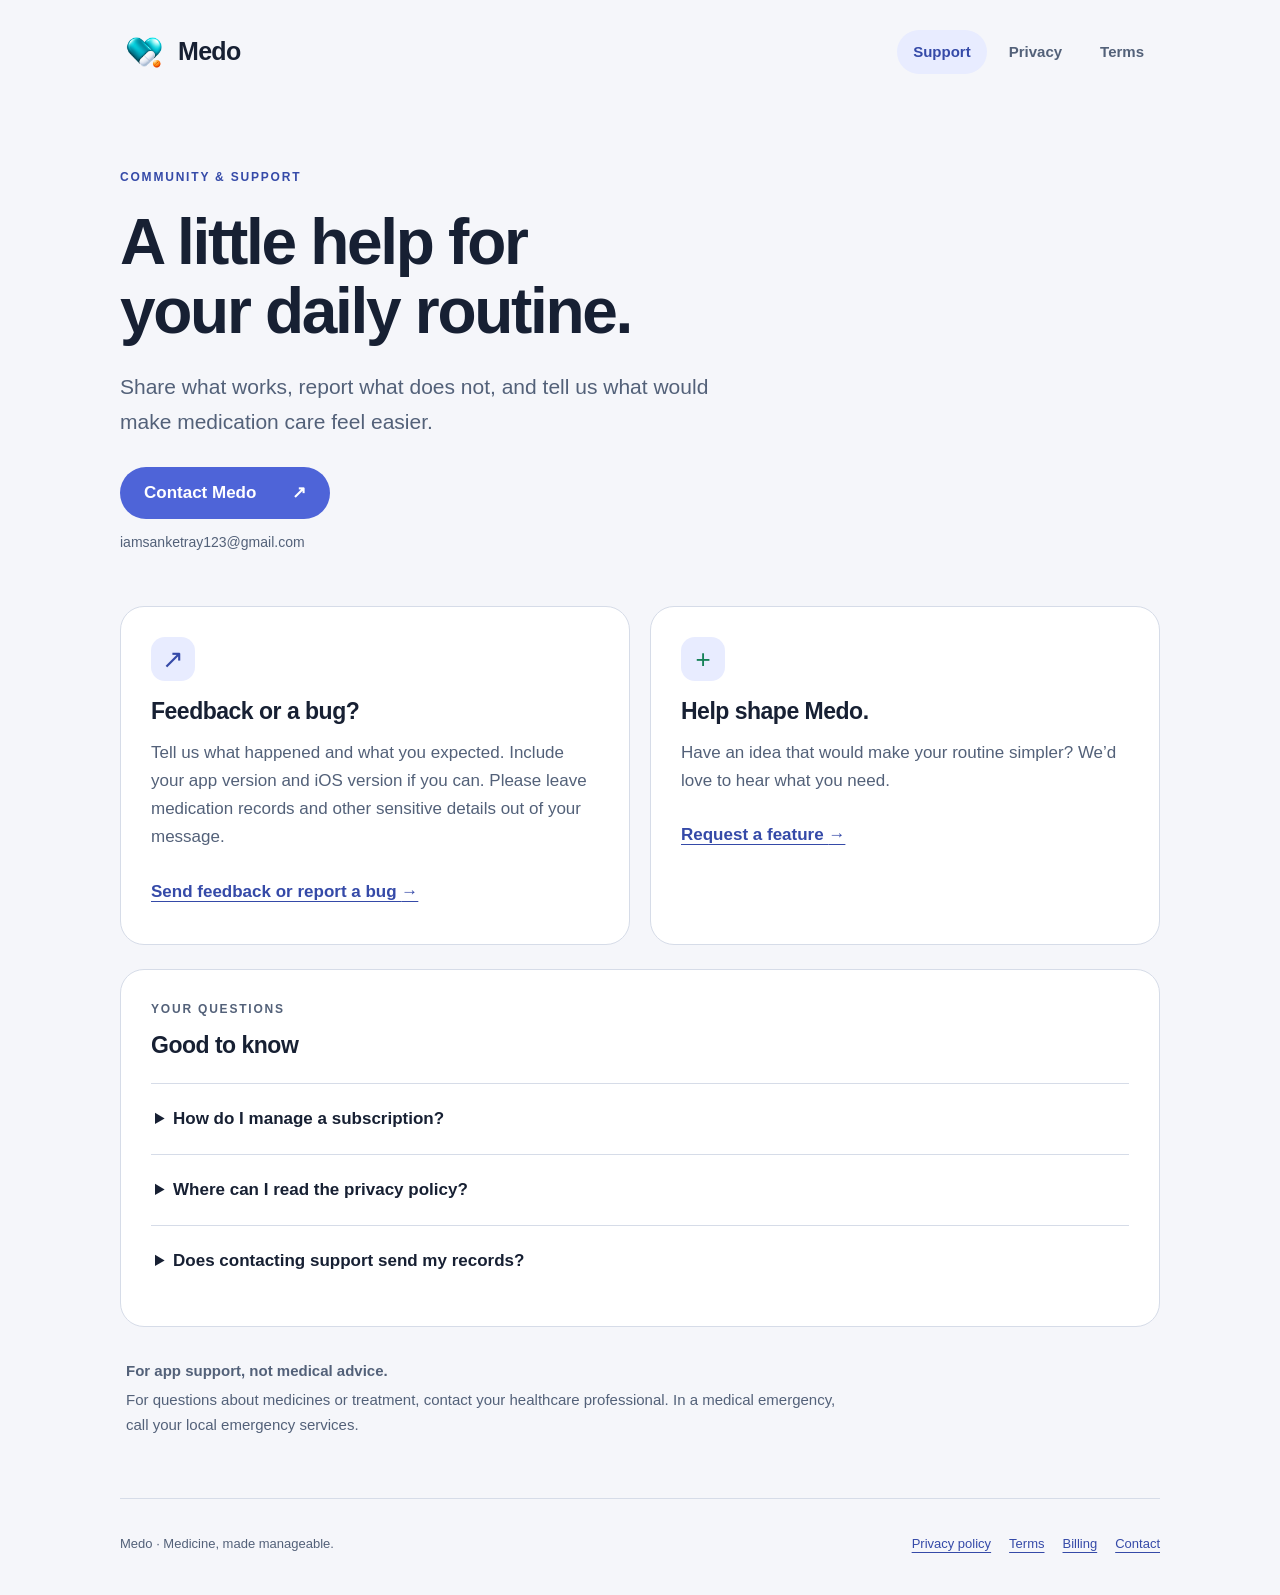
<file: index.html>
<!doctype html>
<html lang="en">
<head>
  <meta charset="utf-8"><meta name="viewport" content="width=device-width, initial-scale=1">
  <meta name="color-scheme" content="light dark">
  <title>Support · Medo</title>
  <meta name="description" content="Medo support, privacy policy and terms for your medication reminder app.">
  <link rel="stylesheet" href="./styles-aa55f02c4ba7.css">
</head>
<body>
  <a class="skip" href="#main">Skip to content</a>
  <header class="site-header wrap">
    <a class="brand" href="./" aria-label="Medo support home"><picture><source media="(prefers-color-scheme: dark)" srcset="./logo-dark.png"><img src="./logo-light.png" width="48" height="48" alt=""></picture><span>Medo</span></a>
    <nav aria-label="Main navigation"><a href="./" aria-current="page">Support</a><a href="./privacy/">Privacy</a><a href="./terms/">Terms</a></nav>
  </header>
  <main id="main" class="wrap"><section class="hero"><p class="eyebrow">COMMUNITY & SUPPORT</p><h1>A little help for<br>your daily routine.</h1><p class="intro">Share what works, report what does not, and tell us what would make medication care feel easier.</p><a class="primary" href="mailto:iamsanketray123@gmail.com?subject=Medo%20Support">Contact Medo <span aria-hidden="true">↗</span></a><p class="email">iamsanketray123@gmail.com</p></section>
<section class="cards" aria-label="Ways to get help">
  <article class="card"><span class="icon" aria-hidden="true">↗</span><h2>Feedback or a bug?</h2><p>Tell us what happened and what you expected. Include your app version and iOS version if you can. Please leave medication records and other sensitive details out of your message.</p><a href="mailto:iamsanketray123@gmail.com?subject=Medo%20Feedback">Send feedback or report a bug <span aria-hidden="true">→</span></a></article>
  <article class="card"><span class="icon mint" aria-hidden="true">+</span><h2>Help shape Medo.</h2><p>Have an idea that would make your routine simpler? We’d love to hear what you need.</p><a href="mailto:iamsanketray123@gmail.com?subject=Medo%20Feature%20Request">Request a feature <span aria-hidden="true">→</span></a></article>
</section>
<section class="card help"><p class="eyebrow">YOUR QUESTIONS</p><h2>Good to know</h2>
  <details><summary>How do I manage a subscription?</summary><p>You can manage or cancel your subscription in iPhone Settings → your Apple Account → Subscriptions. Deleting the app does not cancel a subscription. Refund requests are handled by Apple.</p></details>
  <details><summary>Where can I read the privacy policy?</summary><p>The policy is available <a href="privacy/">here</a> and inside the app. For a privacy inquiry, email <a href="mailto:iamsanketray123@gmail.com?subject=Medo%20Privacy">iamsanketray123@gmail.com</a>.</p></details>
  <details><summary>Does contacting support send my records?</summary><p>Support messages open in Mail and are sent only after you review them. Medo does not upload medication records with feedback.</p></details>
</section>
<aside class="notice"><strong>For app support, not medical advice.</strong><p>For questions about medicines or treatment, contact your healthcare professional. In a medical emergency, call your local emergency services.</p></aside>
</main>
  <footer class="wrap"><span>Medo · Medicine, made manageable.</span><div><a href="./privacy/">Privacy policy</a><a href="./terms/">Terms</a><a href="./billing/">Billing</a><a href="mailto:iamsanketray123@gmail.com">Contact</a></div></footer>
</body>
</html>
</file>
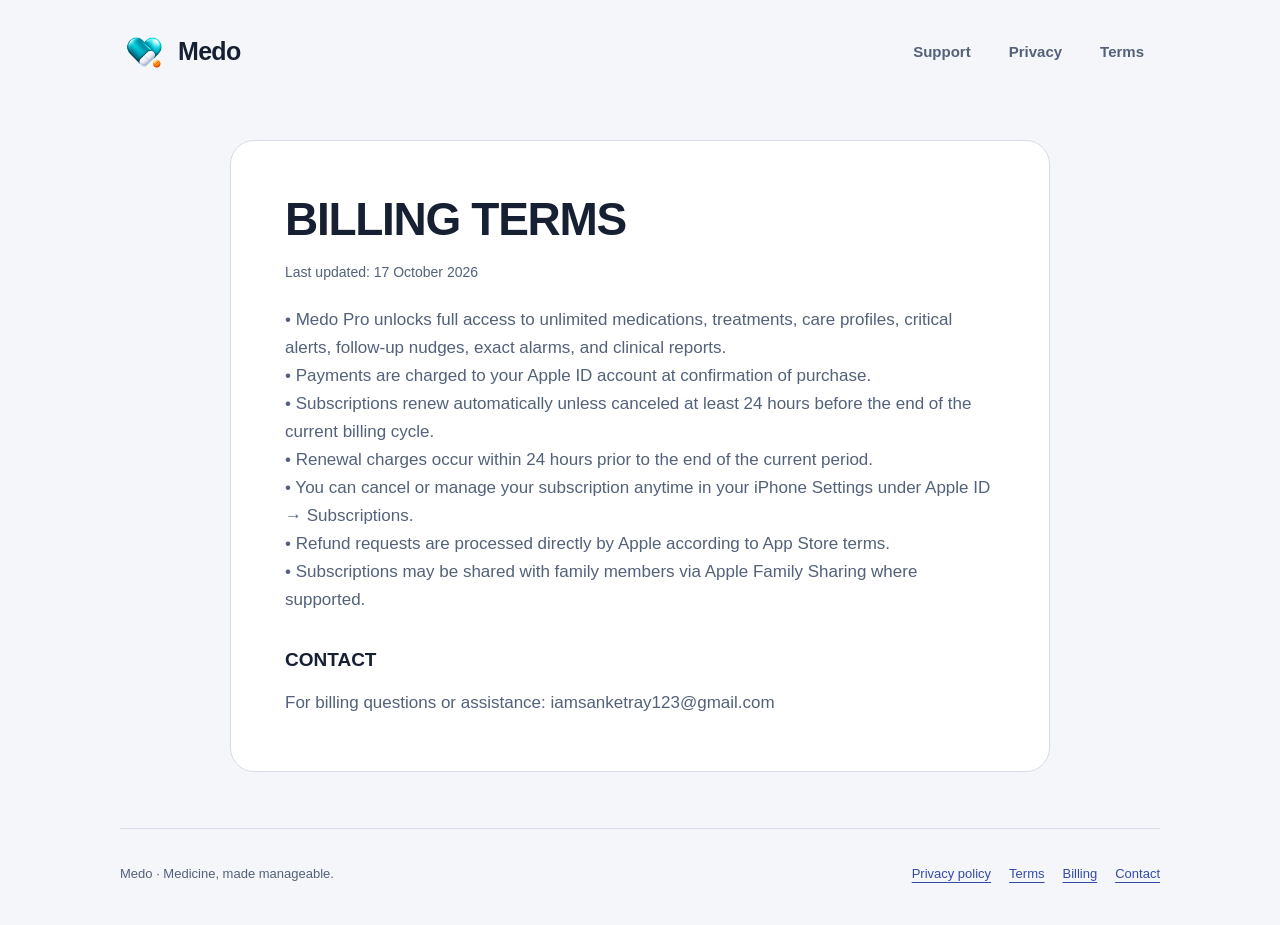
<file: billing/index.html>
<!doctype html>
<html lang="en">
<head>
  <meta charset="utf-8"><meta name="viewport" content="width=device-width, initial-scale=1">
  <meta name="color-scheme" content="light dark">
  <title>Billing terms · Medo</title>
  <meta name="description" content="Medo support, privacy policy and terms for your medication reminder app.">
  <link rel="stylesheet" href="../styles-aa55f02c4ba7.css">
</head>
<body>
  <a class="skip" href="#main">Skip to content</a>
  <header class="site-header wrap">
    <a class="brand" href="../" aria-label="Medo support home"><picture><source media="(prefers-color-scheme: dark)" srcset="../logo-dark.png"><img src="../logo-light.png" width="48" height="48" alt=""></picture><span>Medo</span></a>
    <nav aria-label="Main navigation"><a href="../">Support</a><a href="../privacy/">Privacy</a><a href="../terms/">Terms</a></nav>
  </header>
  <main id="main" class="wrap"><article class="legal card"><h1>BILLING TERMS</h1><p class="updated">Last updated: 17 October 2026</p>
<p>• Medo Pro unlocks full access to unlimited medications, treatments, care profiles, critical alerts, follow-up nudges, exact alarms, and clinical reports.<br>• Payments are charged to your Apple ID account at confirmation of purchase.<br>• Subscriptions renew automatically unless canceled at least 24 hours before the end of the current billing cycle.<br>• Renewal charges occur within 24 hours prior to the end of the current period.<br>• You can cancel or manage your subscription anytime in your iPhone Settings under Apple ID → Subscriptions.<br>• Refund requests are processed directly by Apple according to App Store terms.<br>• Subscriptions may be shared with family members via Apple Family Sharing where supported.</p>
<h2>CONTACT</h2><p>For billing questions or assistance: iamsanketray123@gmail.com</p></article></main>
  <footer class="wrap"><span>Medo · Medicine, made manageable.</span><div><a href="../privacy/">Privacy policy</a><a href="../terms/">Terms</a><a href="../billing/">Billing</a><a href="mailto:iamsanketray123@gmail.com">Contact</a></div></footer>
</body>
</html>
</file>
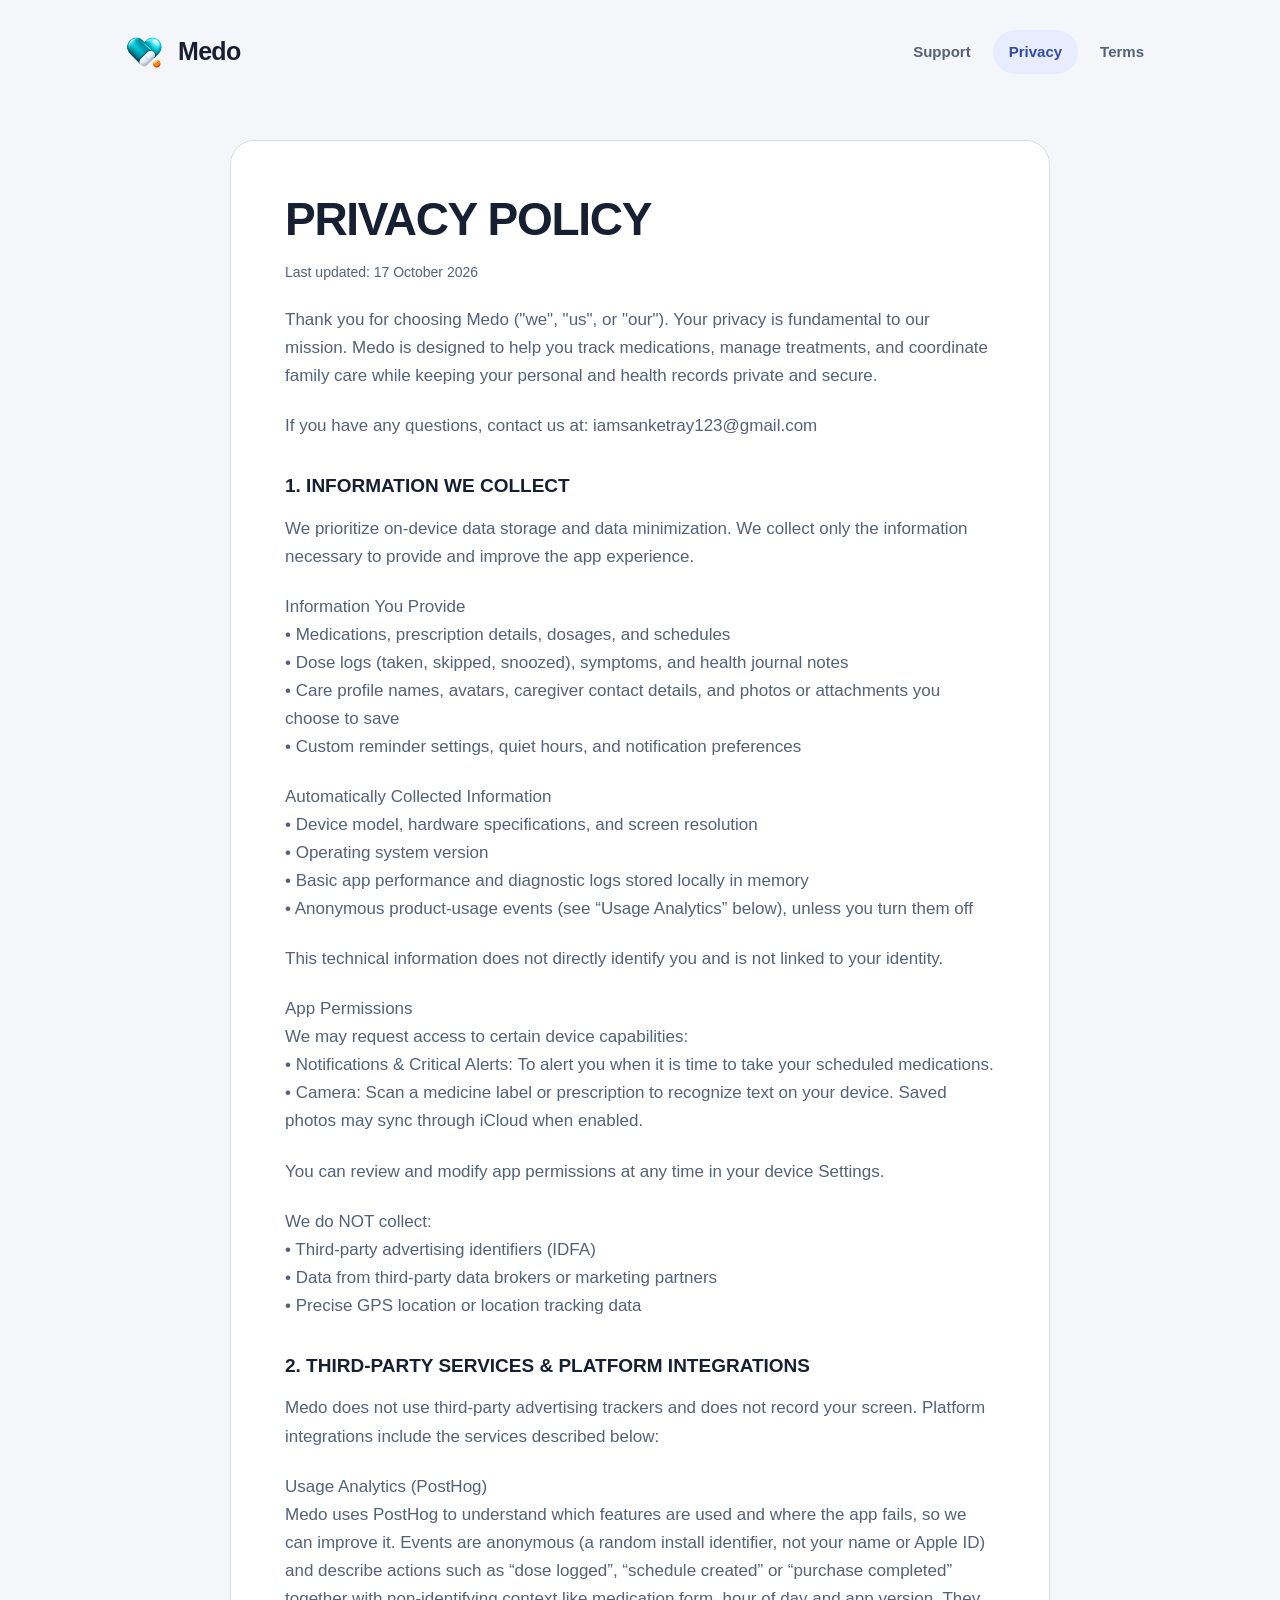
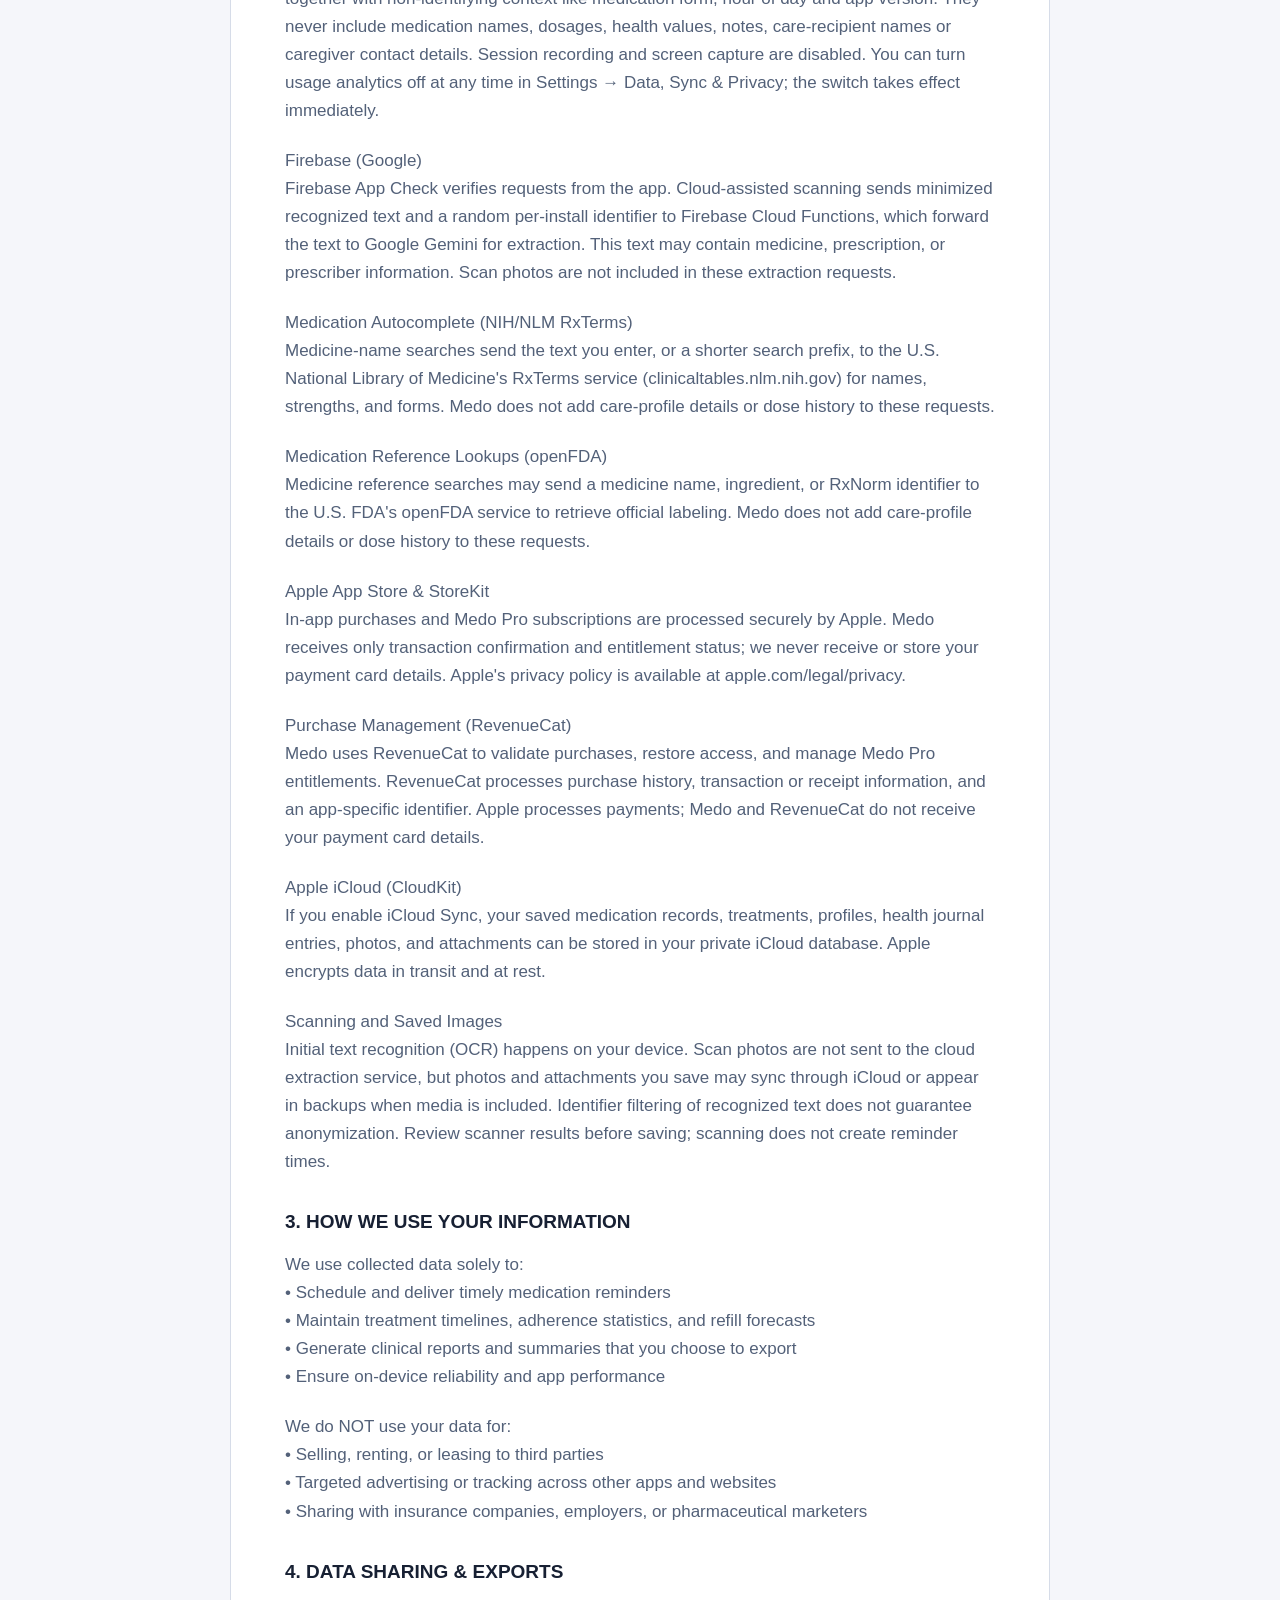
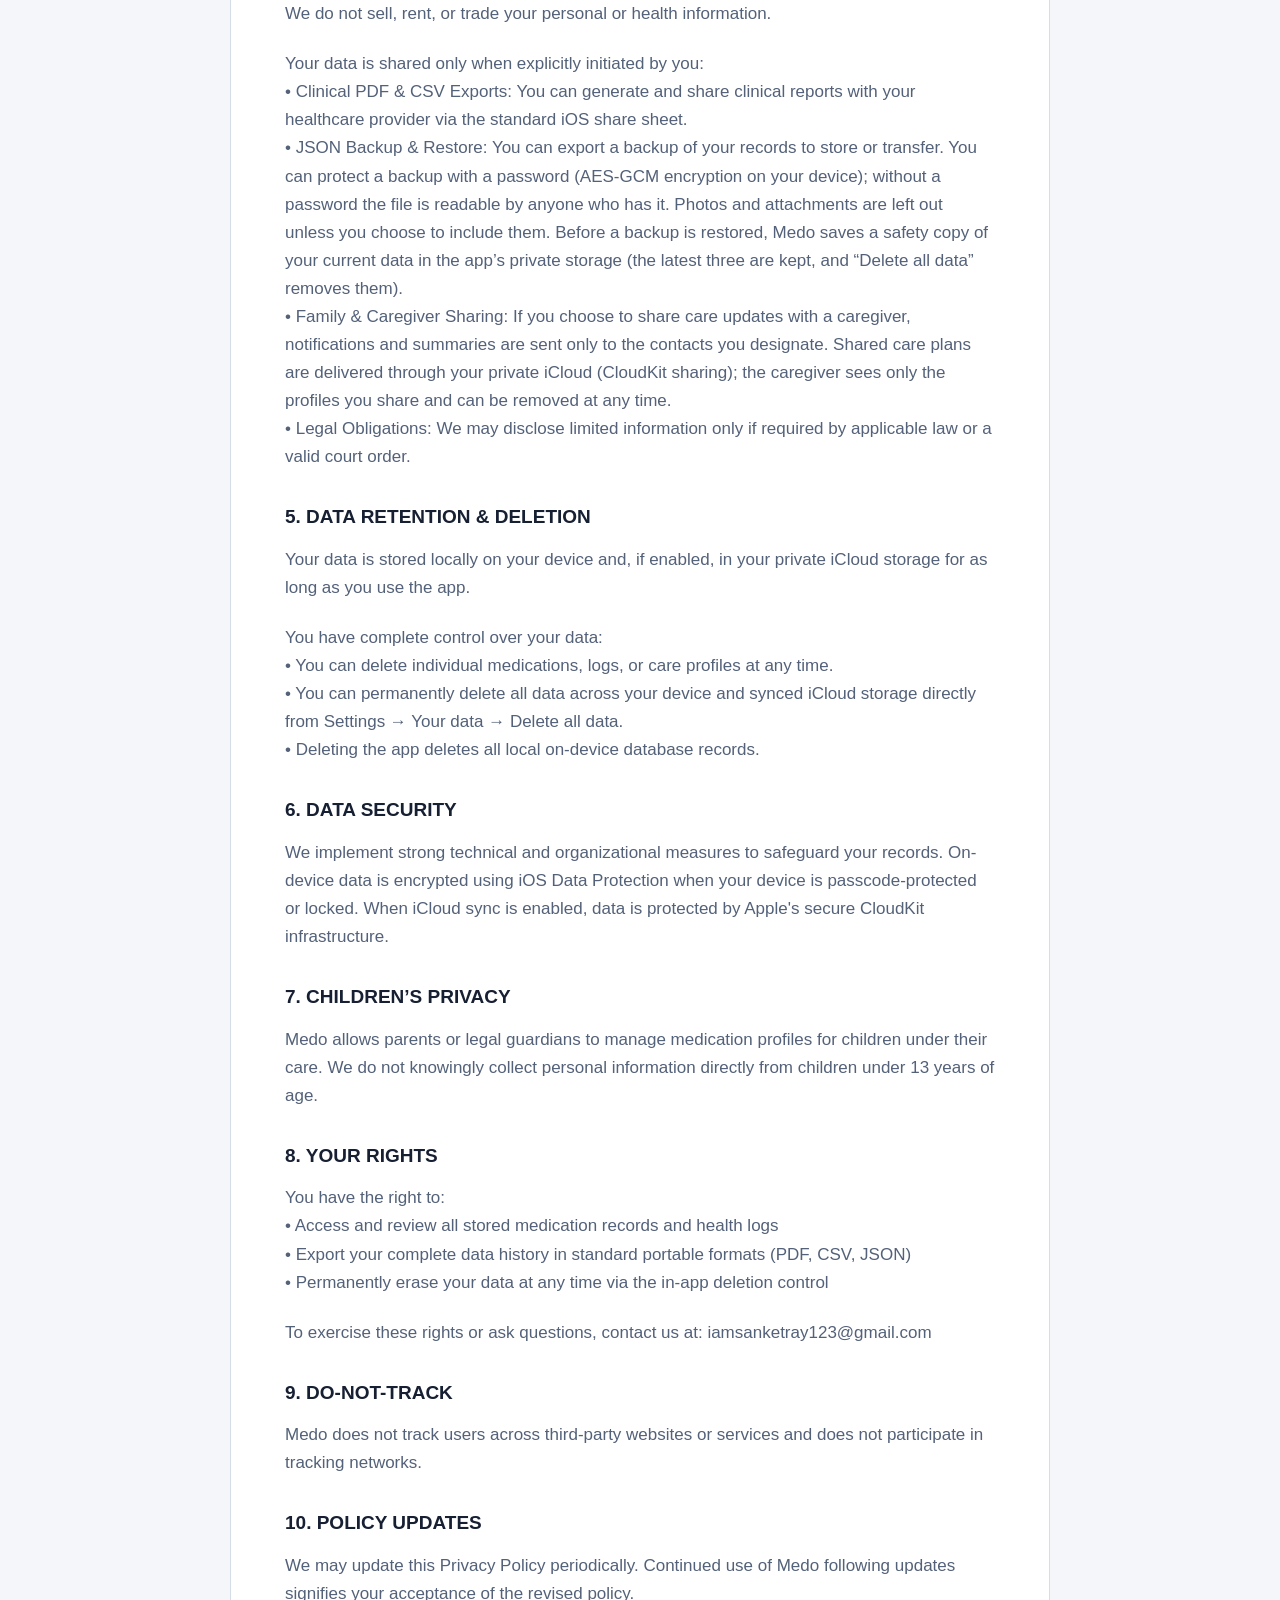
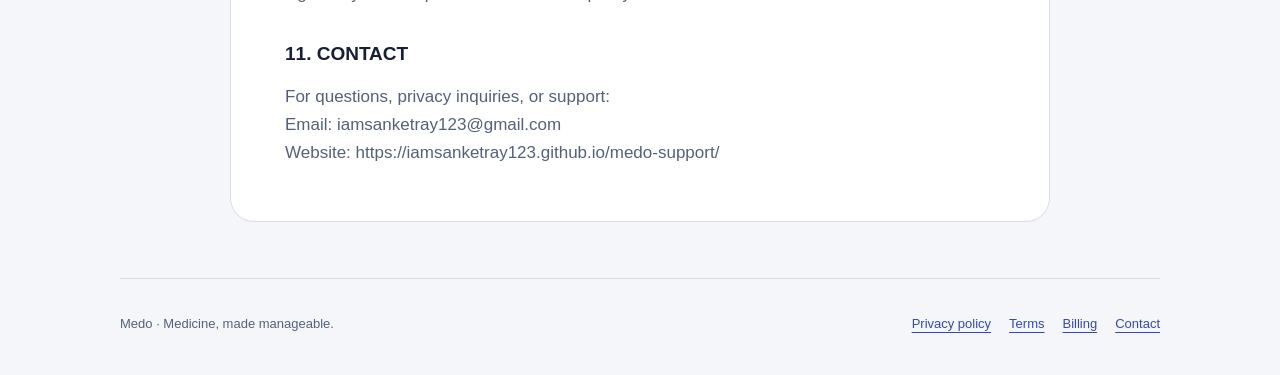
<file: privacy/index.html>
<!doctype html>
<html lang="en">
<head>
  <meta charset="utf-8"><meta name="viewport" content="width=device-width, initial-scale=1">
  <meta name="color-scheme" content="light dark">
  <title>Privacy policy · Medo</title>
  <meta name="description" content="Medo support, privacy policy and terms for your medication reminder app.">
  <link rel="stylesheet" href="../styles-aa55f02c4ba7.css">
</head>
<body>
  <a class="skip" href="#main">Skip to content</a>
  <header class="site-header wrap">
    <a class="brand" href="../" aria-label="Medo support home"><picture><source media="(prefers-color-scheme: dark)" srcset="../logo-dark.png"><img src="../logo-light.png" width="48" height="48" alt=""></picture><span>Medo</span></a>
    <nav aria-label="Main navigation"><a href="../">Support</a><a href="../privacy/" aria-current="page">Privacy</a><a href="../terms/">Terms</a></nav>
  </header>
  <main id="main" class="wrap"><article class="legal card"><h1>PRIVACY POLICY</h1><p class="updated">Last updated: 17 October 2026</p>
<p>Thank you for choosing Medo (&quot;we&quot;, &quot;us&quot;, or &quot;our&quot;). Your privacy is fundamental to our mission. Medo is designed to help you track medications, manage treatments, and coordinate family care while keeping your personal and health records private and secure.</p>
<p>If you have any questions, contact us at: iamsanketray123@gmail.com</p>
<h2>1. INFORMATION WE COLLECT</h2><p>We prioritize on-device data storage and data minimization. We collect only the information necessary to provide and improve the app experience.</p>
<p>Information You Provide<br>• Medications, prescription details, dosages, and schedules<br>• Dose logs (taken, skipped, snoozed), symptoms, and health journal notes<br>• Care profile names, avatars, caregiver contact details, and photos or attachments you choose to save<br>• Custom reminder settings, quiet hours, and notification preferences</p>
<p>Automatically Collected Information<br>• Device model, hardware specifications, and screen resolution<br>• Operating system version<br>• Basic app performance and diagnostic logs stored locally in memory<br>• Anonymous product-usage events (see “Usage Analytics” below), unless you turn them off</p>
<p>This technical information does not directly identify you and is not linked to your identity.</p>
<p>App Permissions<br>We may request access to certain device capabilities:<br>• Notifications &amp; Critical Alerts: To alert you when it is time to take your scheduled medications.<br>• Camera: Scan a medicine label or prescription to recognize text on your device. Saved photos may sync through iCloud when enabled.</p>
<p>You can review and modify app permissions at any time in your device Settings.</p>
<p>We do NOT collect:<br>• Third-party advertising identifiers (IDFA)<br>• Data from third-party data brokers or marketing partners<br>• Precise GPS location or location tracking data</p>
<h2>2. THIRD-PARTY SERVICES &amp; PLATFORM INTEGRATIONS</h2><p>Medo does not use third-party advertising trackers and does not record your screen. Platform integrations include the services described below:</p>
<p>Usage Analytics (PostHog)<br>Medo uses PostHog to understand which features are used and where the app fails, so we can improve it. Events are anonymous (a random install identifier, not your name or Apple ID) and describe actions such as “dose logged”, “schedule created” or “purchase completed” together with non-identifying context like medication form, hour of day and app version. They never include medication names, dosages, health values, notes, care-recipient names or caregiver contact details. Session recording and screen capture are disabled. You can turn usage analytics off at any time in Settings → Data, Sync &amp; Privacy; the switch takes effect immediately.</p>
<p>Firebase (Google)<br>Firebase App Check verifies requests from the app. Cloud-assisted scanning sends minimized recognized text and a random per-install identifier to Firebase Cloud Functions, which forward the text to Google Gemini for extraction. This text may contain medicine, prescription, or prescriber information. Scan photos are not included in these extraction requests.</p>
<p>Medication Autocomplete (NIH/NLM RxTerms)<br>Medicine-name searches send the text you enter, or a shorter search prefix, to the U.S. National Library of Medicine&#39;s RxTerms service (clinicaltables.nlm.nih.gov) for names, strengths, and forms. Medo does not add care-profile details or dose history to these requests.</p>
<p>Medication Reference Lookups (openFDA)<br>Medicine reference searches may send a medicine name, ingredient, or RxNorm identifier to the U.S. FDA&#39;s openFDA service to retrieve official labeling. Medo does not add care-profile details or dose history to these requests.</p>
<p>Apple App Store &amp; StoreKit<br>In-app purchases and Medo Pro subscriptions are processed securely by Apple. Medo receives only transaction confirmation and entitlement status; we never receive or store your payment card details. Apple&#39;s privacy policy is available at apple.com/legal/privacy.</p>
<p>Purchase Management (RevenueCat)<br>Medo uses RevenueCat to validate purchases, restore access, and manage Medo Pro entitlements. RevenueCat processes purchase history, transaction or receipt information, and an app-specific identifier. Apple processes payments; Medo and RevenueCat do not receive your payment card details.</p>
<p>Apple iCloud (CloudKit)<br>If you enable iCloud Sync, your saved medication records, treatments, profiles, health journal entries, photos, and attachments can be stored in your private iCloud database. Apple encrypts data in transit and at rest.</p>
<p>Scanning and Saved Images<br>Initial text recognition (OCR) happens on your device. Scan photos are not sent to the cloud extraction service, but photos and attachments you save may sync through iCloud or appear in backups when media is included. Identifier filtering of recognized text does not guarantee anonymization. Review scanner results before saving; scanning does not create reminder times.</p>
<h2>3. HOW WE USE YOUR INFORMATION</h2><p>We use collected data solely to:<br>• Schedule and deliver timely medication reminders<br>• Maintain treatment timelines, adherence statistics, and refill forecasts<br>• Generate clinical reports and summaries that you choose to export<br>• Ensure on-device reliability and app performance</p>
<p>We do NOT use your data for:<br>• Selling, renting, or leasing to third parties<br>• Targeted advertising or tracking across other apps and websites<br>• Sharing with insurance companies, employers, or pharmaceutical marketers</p>
<h2>4. DATA SHARING &amp; EXPORTS</h2><p>We do not sell, rent, or trade your personal or health information.</p>
<p>Your data is shared only when explicitly initiated by you:<br>• Clinical PDF &amp; CSV Exports: You can generate and share clinical reports with your healthcare provider via the standard iOS share sheet.<br>• JSON Backup &amp; Restore: You can export a backup of your records to store or transfer. You can protect a backup with a password (AES-GCM encryption on your device); without a password the file is readable by anyone who has it. Photos and attachments are left out unless you choose to include them. Before a backup is restored, Medo saves a safety copy of your current data in the app’s private storage (the latest three are kept, and “Delete all data” removes them).<br>• Family &amp; Caregiver Sharing: If you choose to share care updates with a caregiver, notifications and summaries are sent only to the contacts you designate. Shared care plans are delivered through your private iCloud (CloudKit sharing); the caregiver sees only the profiles you share and can be removed at any time.<br>• Legal Obligations: We may disclose limited information only if required by applicable law or a valid court order.</p>
<h2>5. DATA RETENTION &amp; DELETION</h2><p>Your data is stored locally on your device and, if enabled, in your private iCloud storage for as long as you use the app.</p>
<p>You have complete control over your data:<br>• You can delete individual medications, logs, or care profiles at any time.<br>• You can permanently delete all data across your device and synced iCloud storage directly from Settings → Your data → Delete all data.<br>• Deleting the app deletes all local on-device database records.</p>
<h2>6. DATA SECURITY</h2><p>We implement strong technical and organizational measures to safeguard your records. On-device data is encrypted using iOS Data Protection when your device is passcode-protected or locked. When iCloud sync is enabled, data is protected by Apple&#39;s secure CloudKit infrastructure.</p>
<h2>7. CHILDREN’S PRIVACY</h2><p>Medo allows parents or legal guardians to manage medication profiles for children under their care. We do not knowingly collect personal information directly from children under 13 years of age.</p>
<h2>8. YOUR RIGHTS</h2><p>You have the right to:<br>• Access and review all stored medication records and health logs<br>• Export your complete data history in standard portable formats (PDF, CSV, JSON)<br>• Permanently erase your data at any time via the in-app deletion control</p>
<p>To exercise these rights or ask questions, contact us at: iamsanketray123@gmail.com</p>
<h2>9. DO-NOT-TRACK</h2><p>Medo does not track users across third-party websites or services and does not participate in tracking networks.</p>
<h2>10. POLICY UPDATES</h2><p>We may update this Privacy Policy periodically. Continued use of Medo following updates signifies your acceptance of the revised policy.</p>
<h2>11. CONTACT</h2><p>For questions, privacy inquiries, or support:<br>Email: iamsanketray123@gmail.com<br>Website: https://iamsanketray123.github.io/medo-support/</p></article></main>
  <footer class="wrap"><span>Medo · Medicine, made manageable.</span><div><a href="../privacy/">Privacy policy</a><a href="../terms/">Terms</a><a href="../billing/">Billing</a><a href="mailto:iamsanketray123@gmail.com">Contact</a></div></footer>
</body>
</html>
</file>
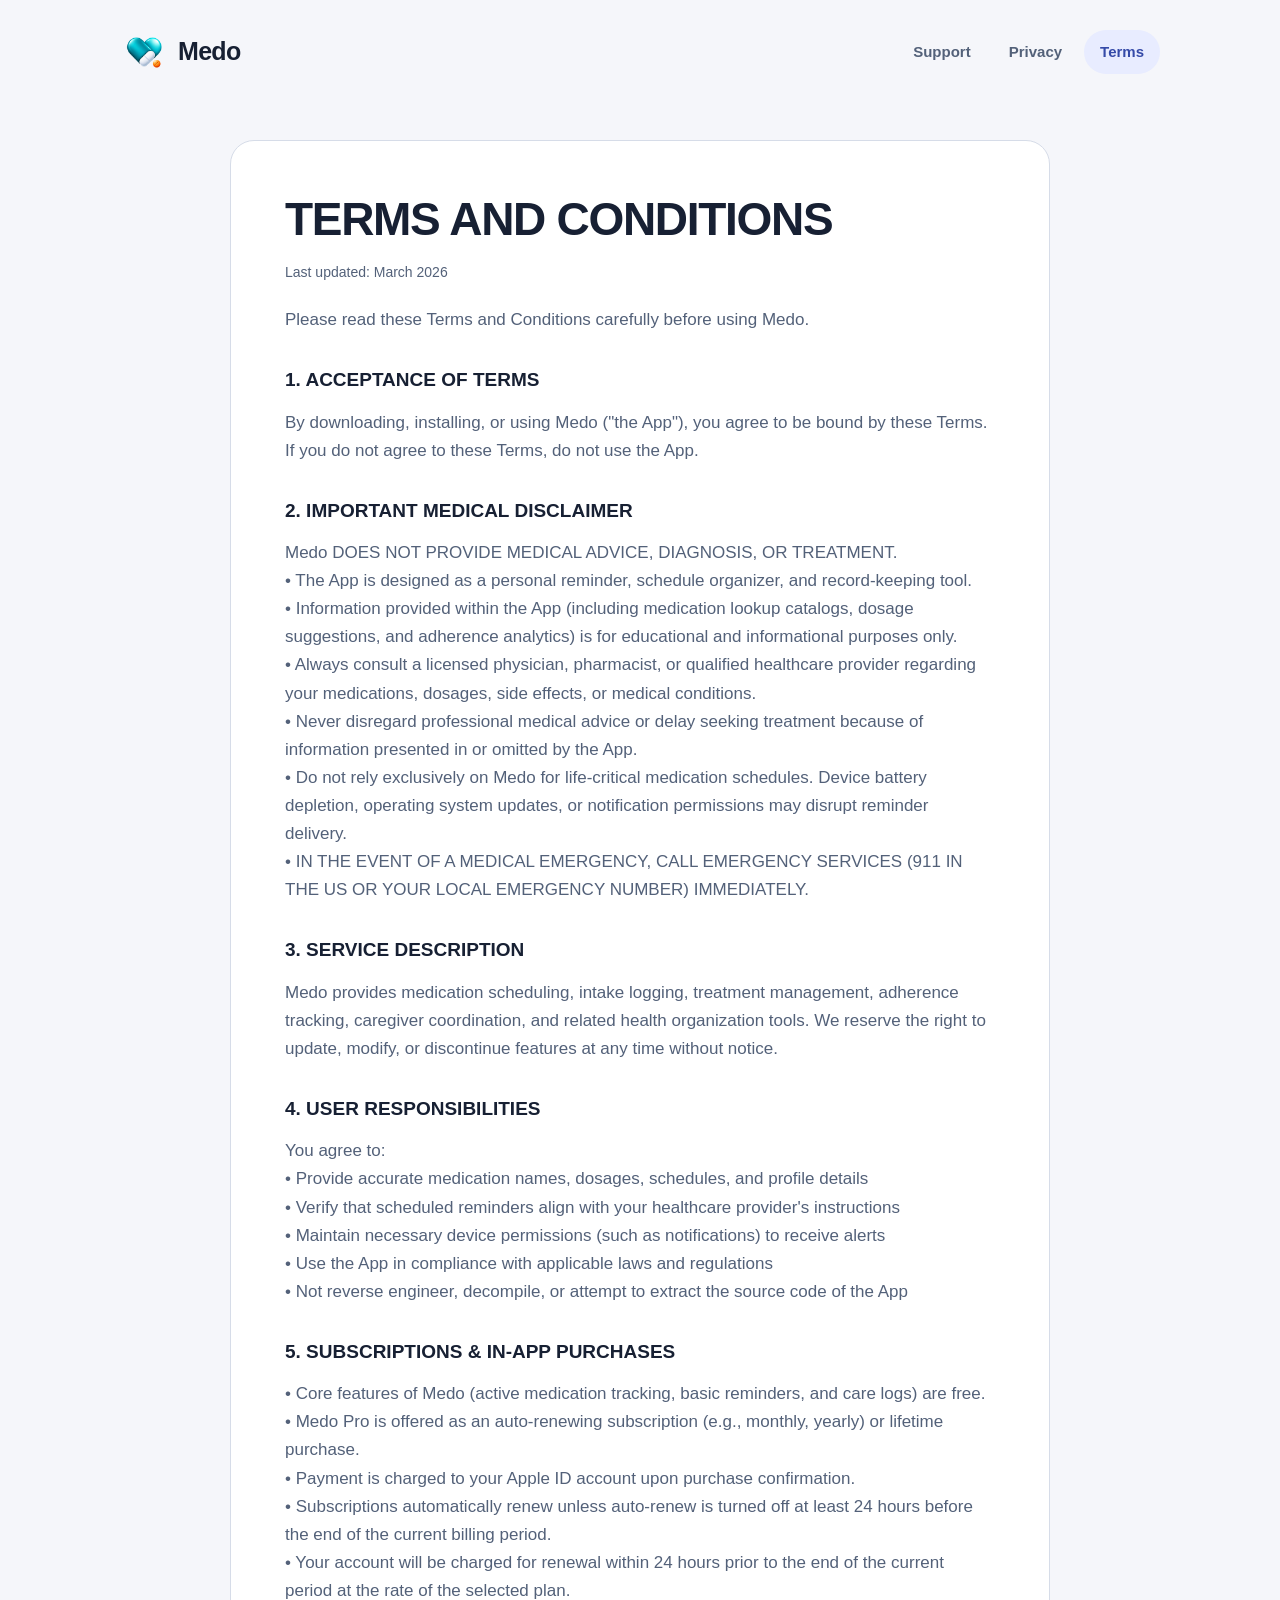
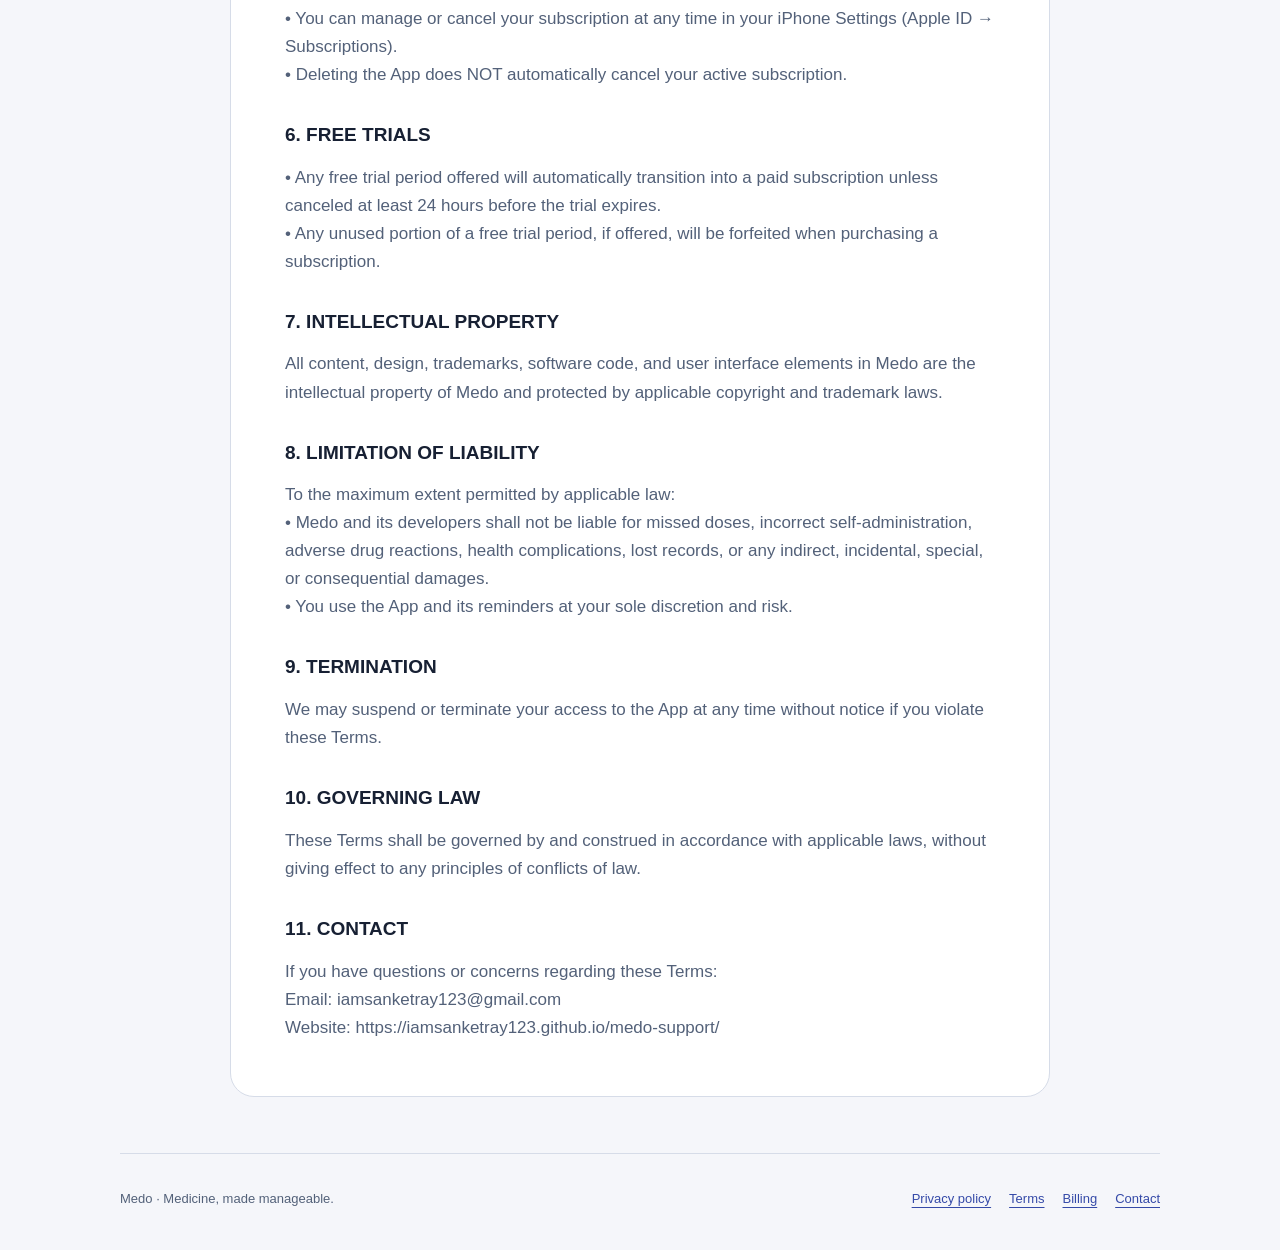
<file: terms/index.html>
<!doctype html>
<html lang="en">
<head>
  <meta charset="utf-8"><meta name="viewport" content="width=device-width, initial-scale=1">
  <meta name="color-scheme" content="light dark">
  <title>Terms &amp; conditions · Medo</title>
  <meta name="description" content="Medo support, privacy policy and terms for your medication reminder app.">
  <link rel="stylesheet" href="../styles-aa55f02c4ba7.css">
</head>
<body>
  <a class="skip" href="#main">Skip to content</a>
  <header class="site-header wrap">
    <a class="brand" href="../" aria-label="Medo support home"><picture><source media="(prefers-color-scheme: dark)" srcset="../logo-dark.png"><img src="../logo-light.png" width="48" height="48" alt=""></picture><span>Medo</span></a>
    <nav aria-label="Main navigation"><a href="../">Support</a><a href="../privacy/">Privacy</a><a href="../terms/" aria-current="page">Terms</a></nav>
  </header>
  <main id="main" class="wrap"><article class="legal card"><h1>TERMS AND CONDITIONS</h1><p class="updated">Last updated: March 2026</p>
<p>Please read these Terms and Conditions carefully before using Medo.</p>
<h2>1. ACCEPTANCE OF TERMS</h2><p>By downloading, installing, or using Medo (&quot;the App&quot;), you agree to be bound by these Terms. If you do not agree to these Terms, do not use the App.</p>
<h2>2. IMPORTANT MEDICAL DISCLAIMER</h2><p>Medo DOES NOT PROVIDE MEDICAL ADVICE, DIAGNOSIS, OR TREATMENT.<br>• The App is designed as a personal reminder, schedule organizer, and record-keeping tool.<br>• Information provided within the App (including medication lookup catalogs, dosage suggestions, and adherence analytics) is for educational and informational purposes only.<br>• Always consult a licensed physician, pharmacist, or qualified healthcare provider regarding your medications, dosages, side effects, or medical conditions.<br>• Never disregard professional medical advice or delay seeking treatment because of information presented in or omitted by the App.<br>• Do not rely exclusively on Medo for life-critical medication schedules. Device battery depletion, operating system updates, or notification permissions may disrupt reminder delivery.<br>• IN THE EVENT OF A MEDICAL EMERGENCY, CALL EMERGENCY SERVICES (911 IN THE US OR YOUR LOCAL EMERGENCY NUMBER) IMMEDIATELY.</p>
<h2>3. SERVICE DESCRIPTION</h2><p>Medo provides medication scheduling, intake logging, treatment management, adherence tracking, caregiver coordination, and related health organization tools. We reserve the right to update, modify, or discontinue features at any time without notice.</p>
<h2>4. USER RESPONSIBILITIES</h2><p>You agree to:<br>• Provide accurate medication names, dosages, schedules, and profile details<br>• Verify that scheduled reminders align with your healthcare provider&#39;s instructions<br>• Maintain necessary device permissions (such as notifications) to receive alerts<br>• Use the App in compliance with applicable laws and regulations<br>• Not reverse engineer, decompile, or attempt to extract the source code of the App</p>
<h2>5. SUBSCRIPTIONS &amp; IN-APP PURCHASES</h2><p>• Core features of Medo (active medication tracking, basic reminders, and care logs) are free.<br>• Medo Pro is offered as an auto-renewing subscription (e.g., monthly, yearly) or lifetime purchase.<br>• Payment is charged to your Apple ID account upon purchase confirmation.<br>• Subscriptions automatically renew unless auto-renew is turned off at least 24 hours before the end of the current billing period.<br>• Your account will be charged for renewal within 24 hours prior to the end of the current period at the rate of the selected plan.<br>• You can manage or cancel your subscription at any time in your iPhone Settings (Apple ID → Subscriptions).<br>• Deleting the App does NOT automatically cancel your active subscription.</p>
<h2>6. FREE TRIALS</h2><p>• Any free trial period offered will automatically transition into a paid subscription unless canceled at least 24 hours before the trial expires.<br>• Any unused portion of a free trial period, if offered, will be forfeited when purchasing a subscription.</p>
<h2>7. INTELLECTUAL PROPERTY</h2><p>All content, design, trademarks, software code, and user interface elements in Medo are the intellectual property of Medo and protected by applicable copyright and trademark laws.</p>
<h2>8. LIMITATION OF LIABILITY</h2><p>To the maximum extent permitted by applicable law:<br>• Medo and its developers shall not be liable for missed doses, incorrect self-administration, adverse drug reactions, health complications, lost records, or any indirect, incidental, special, or consequential damages.<br>• You use the App and its reminders at your sole discretion and risk.</p>
<h2>9. TERMINATION</h2><p>We may suspend or terminate your access to the App at any time without notice if you violate these Terms.</p>
<h2>10. GOVERNING LAW</h2><p>These Terms shall be governed by and construed in accordance with applicable laws, without giving effect to any principles of conflicts of law.</p>
<h2>11. CONTACT</h2><p>If you have questions or concerns regarding these Terms:<br>Email: iamsanketray123@gmail.com<br>Website: https://iamsanketray123.github.io/medo-support/</p></article></main>
  <footer class="wrap"><span>Medo · Medicine, made manageable.</span><div><a href="../privacy/">Privacy policy</a><a href="../terms/">Terms</a><a href="../billing/">Billing</a><a href="mailto:iamsanketray123@gmail.com">Contact</a></div></footer>
</body>
</html>
</file>
<file: styles-aa55f02c4ba7.css>
:root{color-scheme:light dark;--bg:#f5f6fa;--card:#fff;--surface:#eef1f7;--ink:#172033;--muted:#536179;--line:#d6dce8;--brand:#354aa8;--action:#4e64d8;--tint:#e8ecff;--mint:#168258}
@media(prefers-color-scheme:dark){.primary{color:#0a1324!important}}
@media(prefers-color-scheme:dark){:root{--bg:#0a1324;--card:#111e3b;--surface:#182a50;--ink:#f7f8fc;--muted:#aab7d0;--line:#263958;--brand:#9caeff;--action:#708dff;--tint:#182a50;--mint:#79f0b0}}
*{box-sizing:border-box}html{scroll-padding-top:24px}body{margin:0;background:var(--bg);color:var(--ink);font:17px/1.65 -apple-system,BlinkMacSystemFont,"Segoe UI",sans-serif;-webkit-font-smoothing:antialiased}.wrap{width:min(1040px,calc(100% - 48px));margin-inline:auto}a{color:var(--brand);text-underline-offset:4px}a:hover{text-decoration-thickness:2px}a:focus-visible,summary:focus-visible{outline:3px solid var(--action);outline-offset:5px;border-radius:6px}.skip{position:absolute;top:8px;left:16px;transform:translateY(-180%);background:var(--card);padding:12px;z-index:2}.skip:focus{transform:none}.site-header{display:flex;align-items:center;justify-content:space-between;gap:20px;padding-block:28px}.brand{display:flex;align-items:center;gap:10px;color:var(--ink);text-decoration:none;font-size:25px;font-weight:750;letter-spacing:-.7px}.brand img{display:block;object-fit:contain}.brand picture{width:48px;height:48px}nav{display:flex;gap:6px;flex-wrap:wrap}nav a{padding:10px 16px;min-height:44px;display:block;border-radius:24px;color:var(--muted);text-decoration:none;font-size:15px;font-weight:600}nav a[aria-current=page]{background:var(--tint);color:var(--brand)}.hero{padding:64px 0 52px;max-width:740px}.eyebrow{color:var(--brand);font-size:12px;letter-spacing:1.8px;font-weight:750;margin:0 0 20px}h1{font-size:clamp(38px,6vw,64px);line-height:1.08;letter-spacing:-2.3px;margin:0 0 24px;font-weight:750}.intro{font-size:21px;max-width:620px;color:var(--muted);margin:0 0 28px}.primary{display:inline-flex;align-items:center;gap:36px;min-height:52px;padding:12px 24px;border-radius:28px;background:var(--action);color:#fff;font-weight:650;text-decoration:none}.email{color:var(--muted);font-size:14px;overflow-wrap:anywhere;margin:12px 0 0}.cards{display:grid;grid-template-columns:1fr 1fr;gap:20px}.card{background:var(--card);border:1px solid var(--line);border-radius:24px;padding:30px}.card h2{font-size:23px;letter-spacing:-.5px;line-height:1.3;margin:16px 0 12px}.card p{color:var(--muted);margin:0 0 18px}.card a{display:inline-block;min-height:44px;padding-block:8px;font-weight:600}.icon{display:grid;place-items:center;width:44px;height:44px;border-radius:14px;background:var(--tint);color:var(--brand);font-size:26px;line-height:1}.mint{color:var(--mint)}.help{margin-top:24px}.help h2{margin:0 0 22px}.help .eyebrow{margin-bottom:12px}details{border-top:1px solid var(--line);padding-block:3px}summary{cursor:pointer;padding:18px 4px;font-weight:600;min-height:52px}details p{padding:0 4px 12px;max-width:760px}.notice{margin:32px 0 60px;padding:0 6px;color:var(--muted);font-size:15px;max-width:740px}.notice p{margin:4px 0 0}footer{border-top:1px solid var(--line);padding-block:26px;display:flex;justify-content:space-between;gap:16px;color:var(--muted);font-size:13px}footer div{display:flex;gap:18px;flex-wrap:wrap}footer a{display:inline-block;min-height:44px;padding-block:8px}footer span{padding-block:8px}.legal{max-width:820px;margin:36px auto 56px;padding:clamp(24px,5vw,54px)}.legal h1{font-size:clamp(30px,4vw,46px);letter-spacing:-1.3px;overflow-wrap:anywhere}.legal h2{font-size:19px;letter-spacing:0;margin:34px 0 16px}.legal p{white-space:normal;overflow-wrap:anywhere;margin-bottom:22px}.legal .updated{font-size:14px;margin-top:-8px}.legal p:last-child{margin-bottom:0}@media(max-width:600px){.wrap{width:calc(100% - 32px)}.site-header{padding-block:18px;gap:8px}.brand{font-size:22px;gap:5px}.brand img,.brand picture{width:36px;height:36px}nav{gap:0}nav a{padding:10px;font-size:14px}.hero{padding:42px 4px 36px}h1{letter-spacing:-1.4px}.intro{font-size:18px}.cards{grid-template-columns:1fr;gap:16px}.card{padding:24px;border-radius:22px}.help{margin-top:16px}.card h2{font-size:21px}footer{display:block}.legal{margin:24px auto 36px}.notice{margin-bottom:40px}}
</file>
